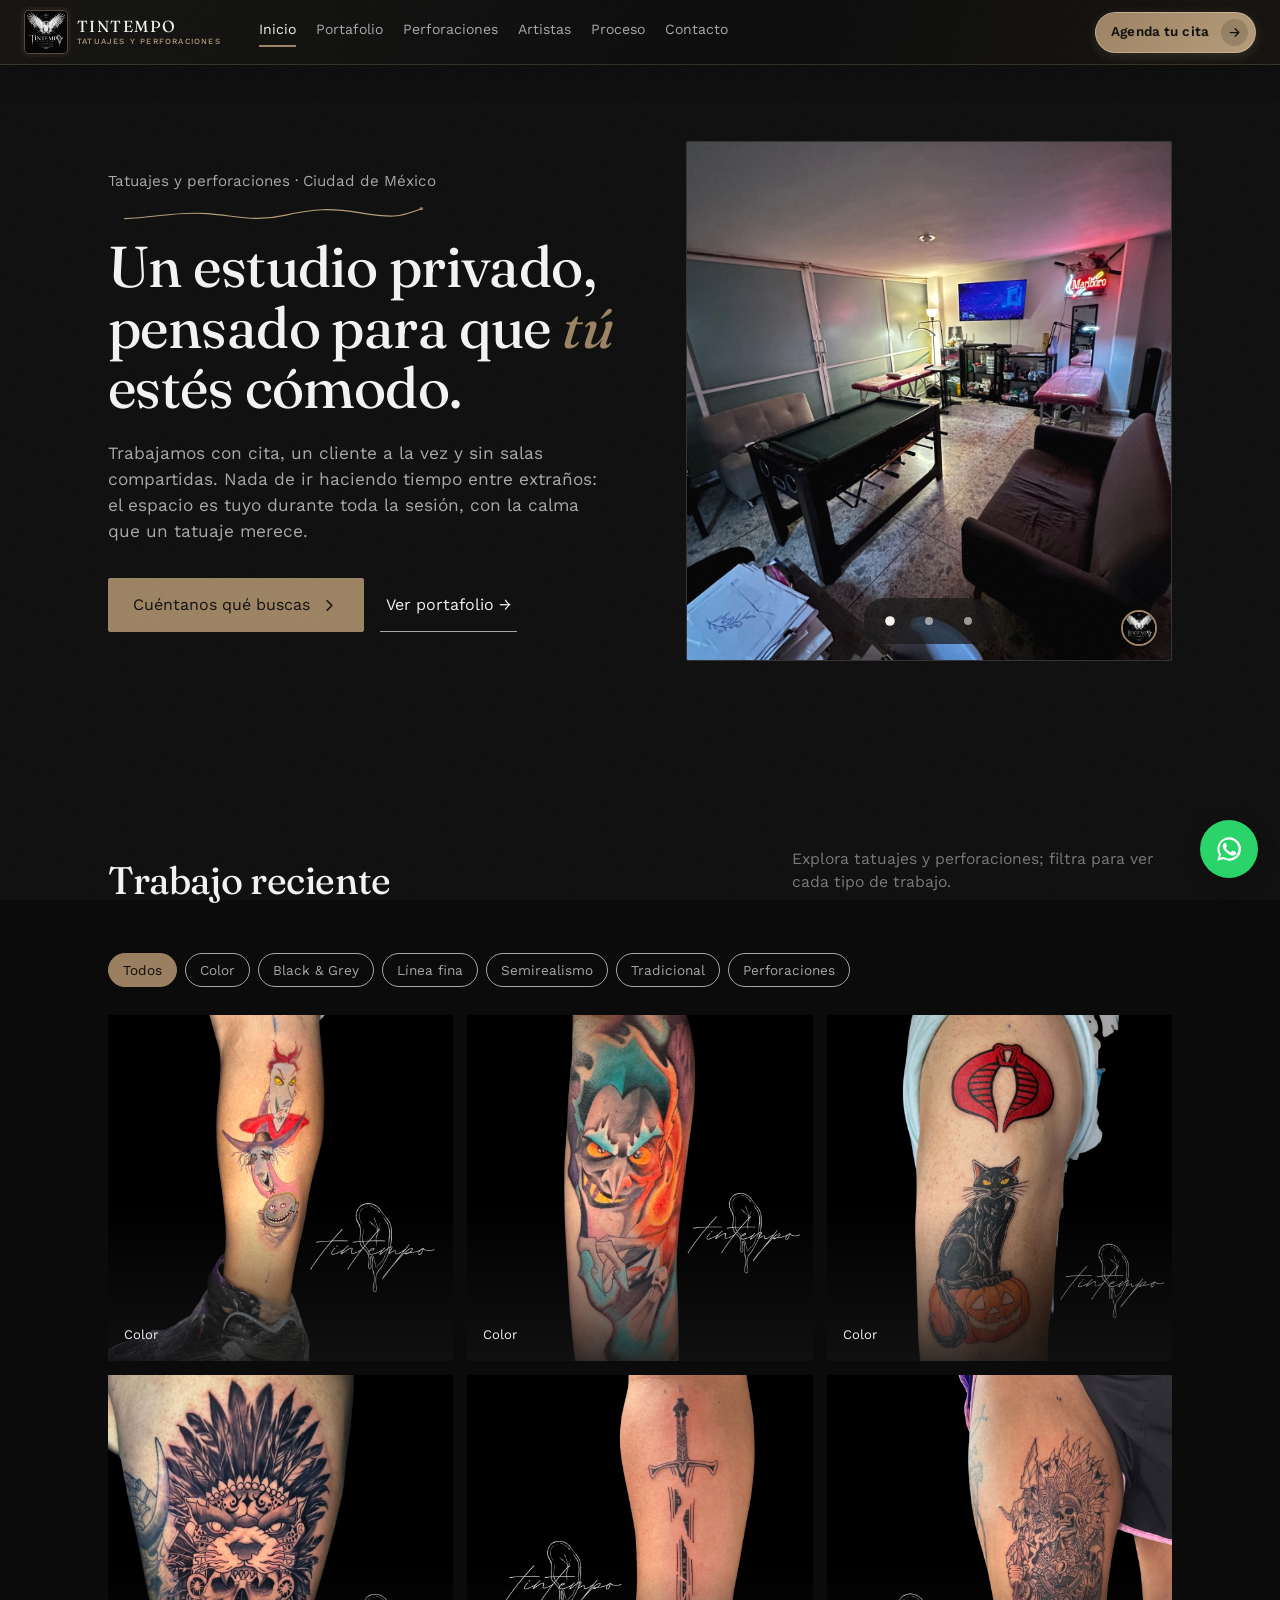
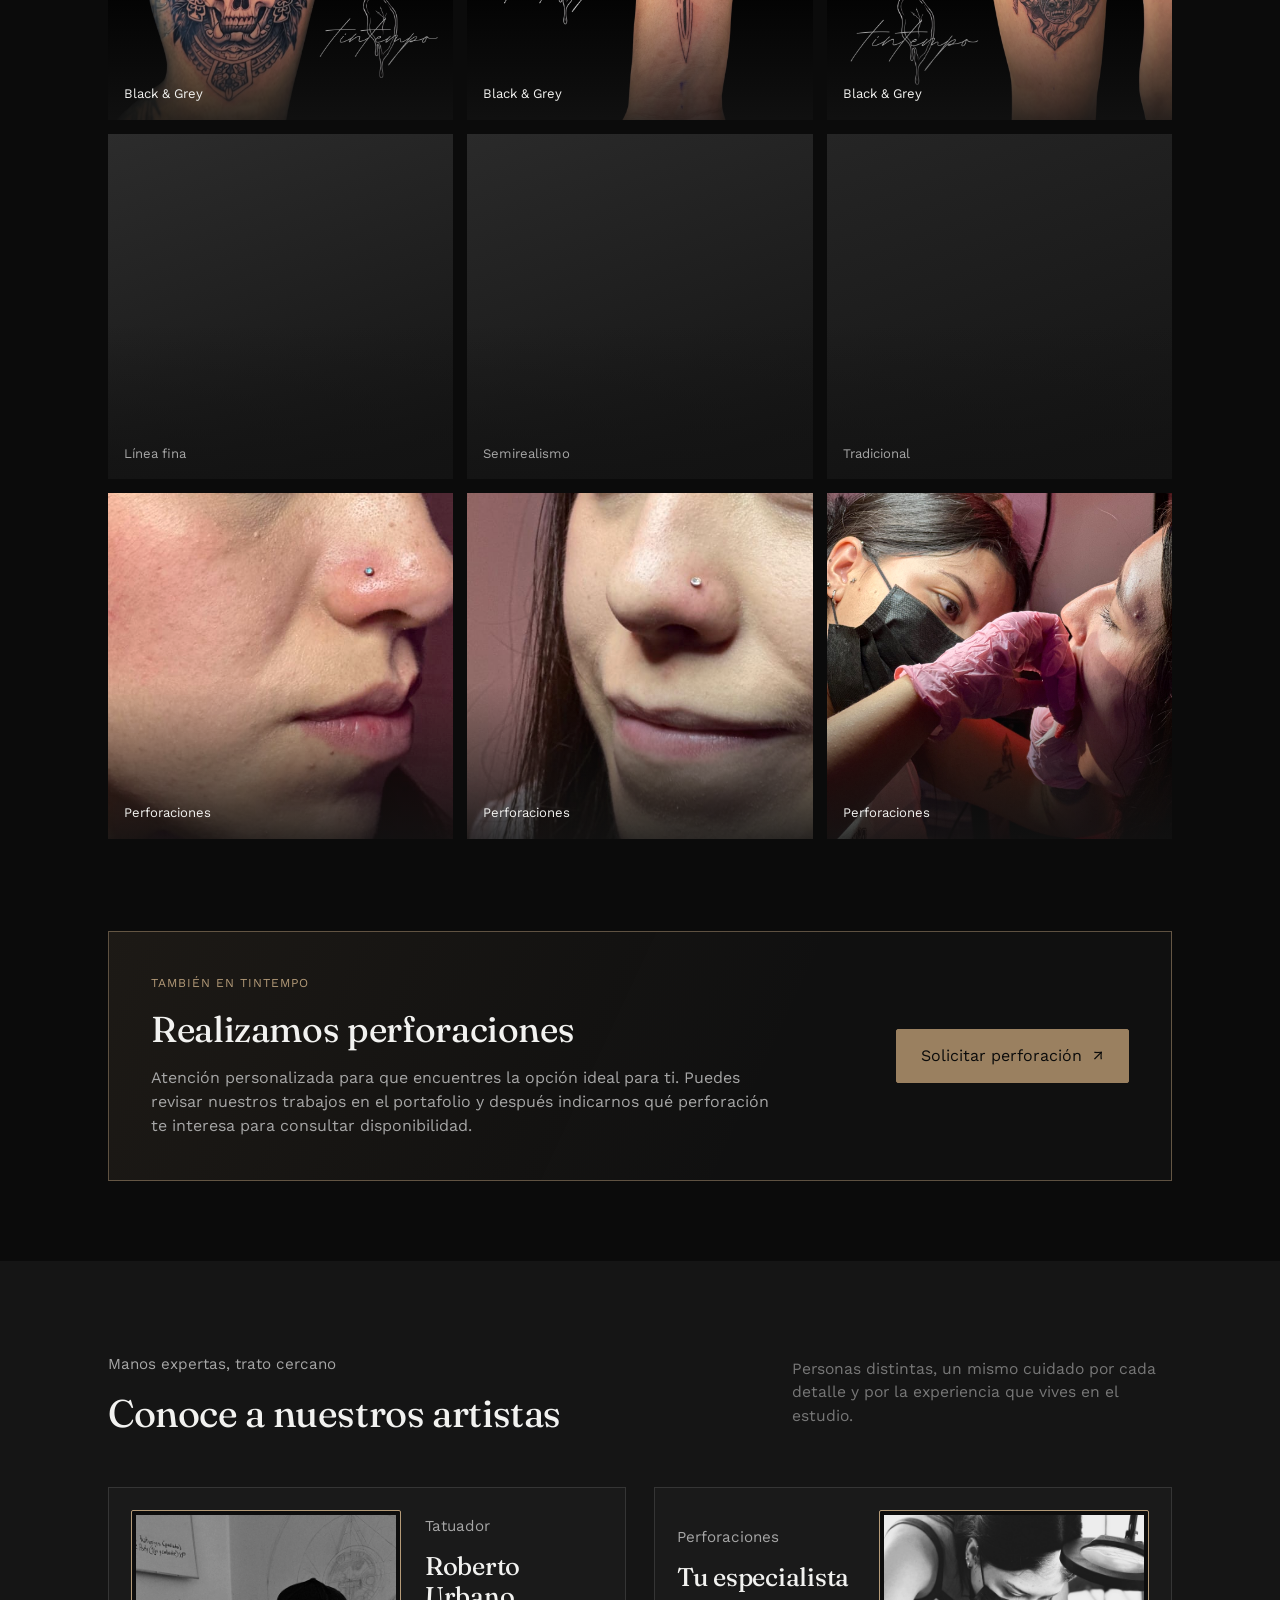
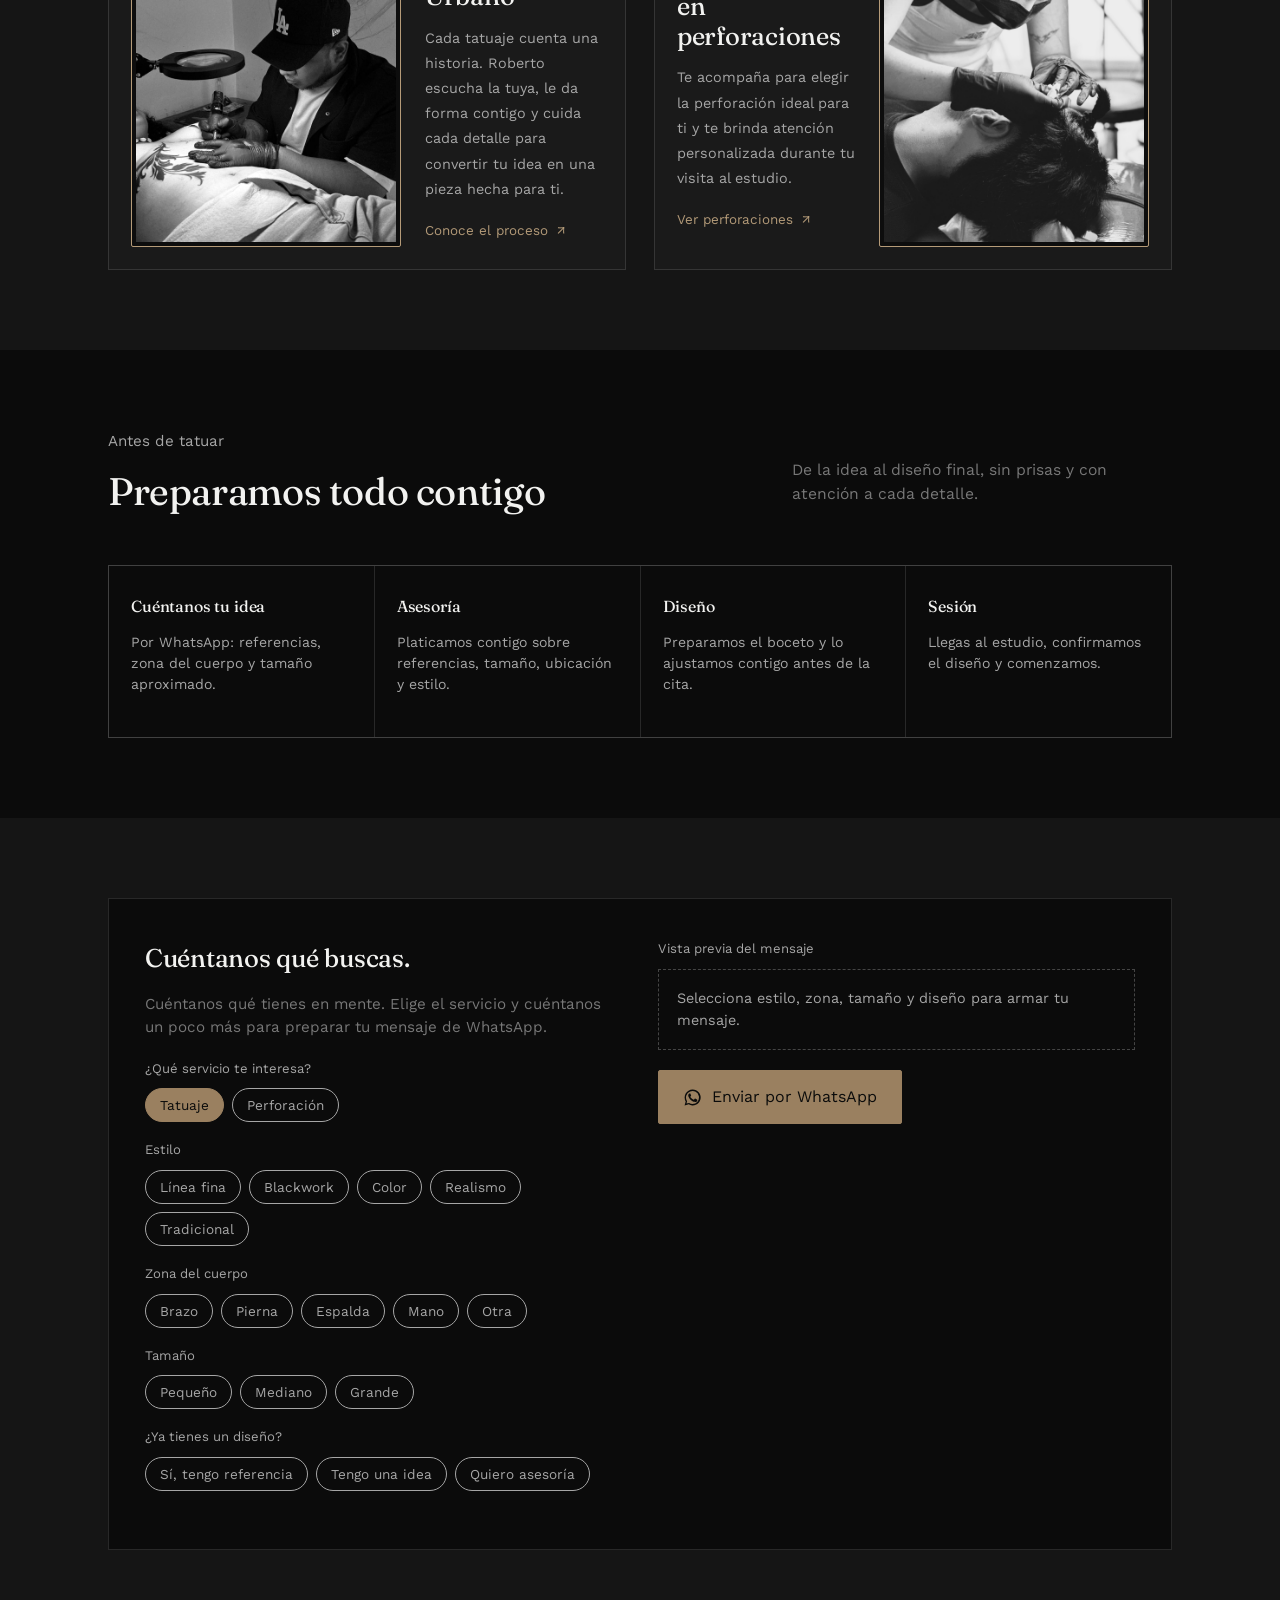
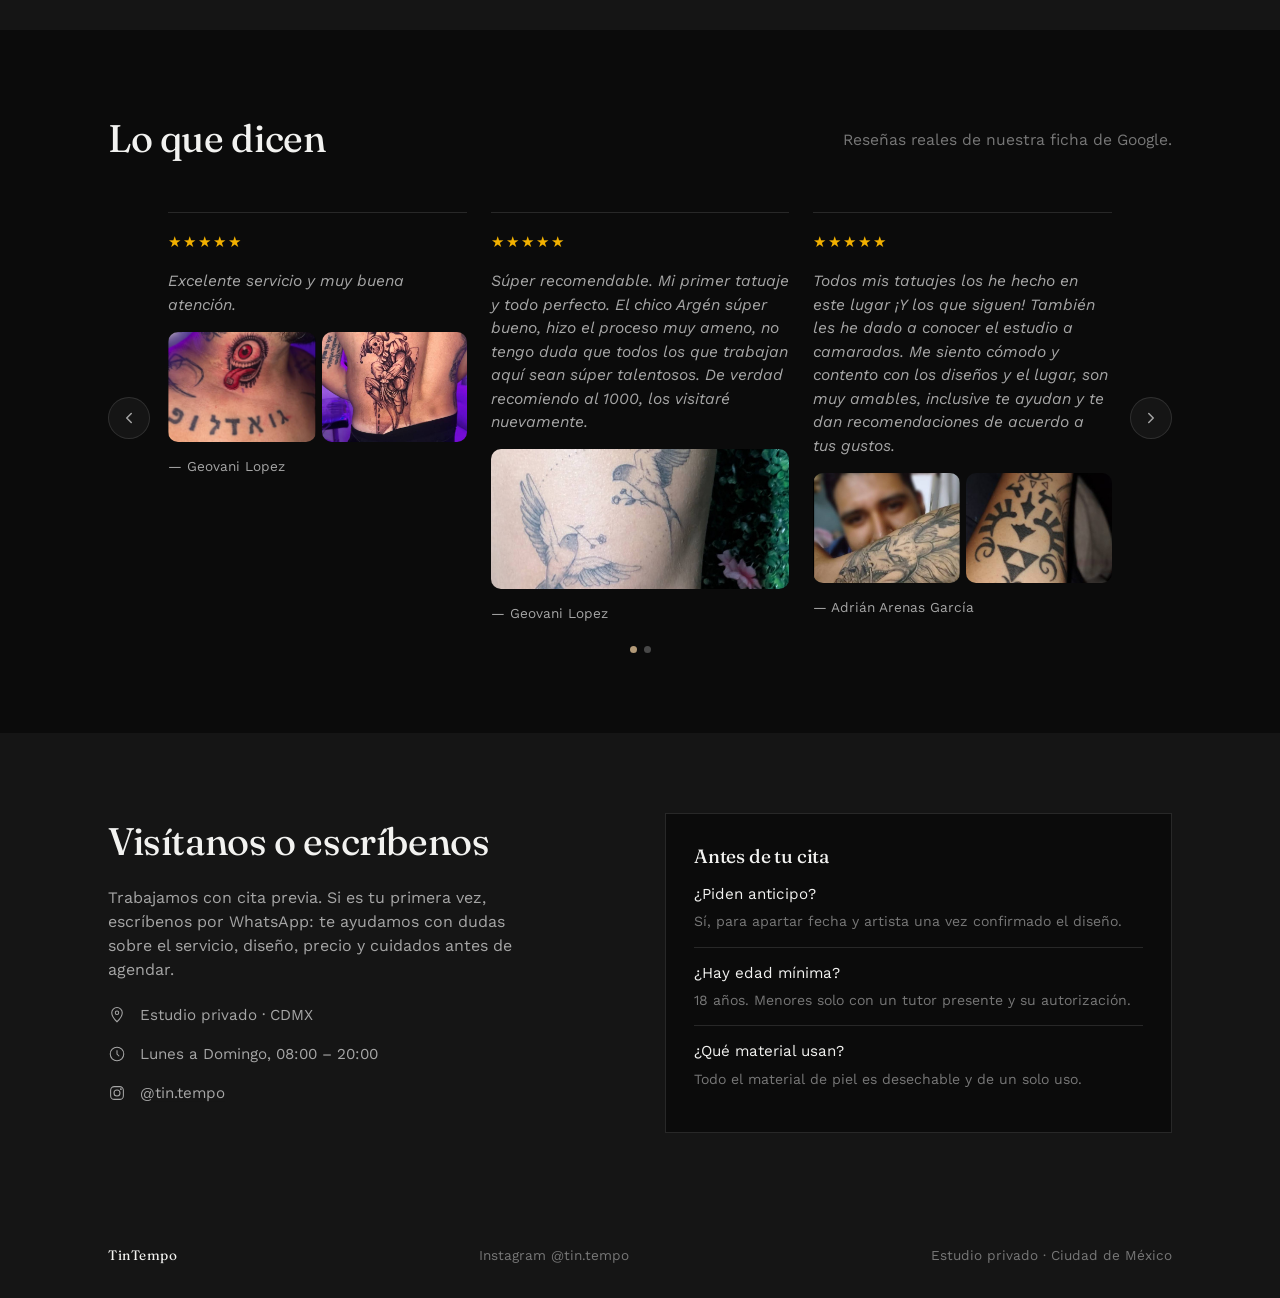
<file: index.html>
<!DOCTYPE html>

<html lang="es">
<head>
  <meta charset="UTF-8">
  <meta name="viewport" content="width=device-width, initial-scale=1.0">
  <meta name="theme-color" content="#0B0B0B">
  <meta name="referrer" content="strict-origin-when-cross-origin">

  <meta name="description" content="TinTempo, estudio privado de tatuajes y perforaciones en Ciudad de México. Atención con cita, un cliente a la vez. Conoce nuestro portafolio y contáctanos por WhatsApp.">
  <link rel="canonical" href="https://chavaneitor07.github.io/URBA/">

  <!-- Iconos -->
  <link rel="icon" href="FOTOS/LOGO.jpeg">
  <link rel="apple-touch-icon" href="FOTOS/LOGO.jpeg">

  <!-- Open Graph: tarjeta al compartir por WhatsApp, Facebook, etc. -->
  <meta property="og:type" content="website">
  <meta property="og:locale" content="es_MX">
  <meta property="og:site_name" content="TinTempo">
  <meta property="og:title" content="TinTempo · Tatuajes y perforaciones en CDMX">
  <meta property="og:description" content="Estudio privado de tatuajes y perforaciones en CDMX. Mira el portafolio y cuéntanos qué buscas por WhatsApp.">
  <meta property="og:url" content="https://chavaneitor07.github.io/URBA/">
  <meta property="og:image" content="https://chavaneitor07.github.io/URBA/FOTOS/LOGO.jpeg">
  <meta property="og:image:alt" content="Logo de TinTempo, estudio de tatuajes y perforaciones">
  <meta name="twitter:card" content="summary">

  <title>TinTempo · Tatuajes y perforaciones en CDMX</title>

  <link rel="preconnect" href="https://fonts.googleapis.com">
  <link rel="preconnect" href="https://fonts.gstatic.com" crossorigin>

  <link
    href="https://fonts.googleapis.com/css2?family=Fraunces:opsz,wght@9..144,300;9..144,450;9..144,600&family=Work+Sans:wght@400;500&display=swap"
    rel="stylesheet"
  >

  <link rel="stylesheet" href="urba.css">
</head>

<body>

<header>
  <div class="nav">

<div class="brand">
  <img src="FOTOS/LOGO.jpeg" alt="Logotipo de TinTempo" class="brand-logo">
  <span class="brand-copy">
    <span class="brand-name">TinTempo</span>
    <span class="brand-caption">Tatuajes y perforaciones</span>
  </span>
</div>

<nav class="nav-links" id="primary-navigation" aria-label="Navegación principal">
  <a href="#inicio">Inicio</a>
  <a href="#portafolio">Portafolio</a>
  <a href="#perforaciones">Perforaciones</a>
  <a href="#tatuador">Artistas</a>
  <a href="#antes-tatuar">Proceso</a>
  <a href="#contacto">Contacto</a>
</nav>

<a class="nav-cta" href="#quick" aria-label="Agenda tu cita para tatuaje o perforación">
  <span class="nav-cta-full">Agenda tu cita</span>
  <span class="nav-cta-short">Agendar</span>
  <span class="nav-cta-icon" aria-hidden="true">
    <svg viewBox="0 0 24 24" fill="none" stroke="currentColor" stroke-width="2" stroke-linecap="round" stroke-linejoin="round">
      <path d="M5 12h14M13 6l6 6-6 6"/>
    </svg>
  </span>
</a>

<button class="nav-toggle" type="button" aria-label="Abrir menú" aria-expanded="false" aria-controls="primary-navigation">☰</button>

  </div>
</header>

<main>

  <!-- HERO -->

  <section class="hero" id="inicio">

<div class="wrap hero-container">

  <div class="hero-copy">

    <span class="eyebrow">
      Tatuajes y perforaciones · Ciudad de México
    </span>

    <svg class="hero-ink-stroke" viewBox="0 0 360 30" aria-hidden="true" focusable="false">
      <path d="M2 20 C42 18, 66 11, 102 14 S158 24, 194 16 S248 7, 285 13 S330 19, 358 8" />
      <circle cx="358" cy="8" r="2" />
    </svg>

    <h1>
      Un estudio privado,<br>
      pensado para que <em>tú</em><br>
      estés cómodo.
    </h1>

    <p>
      Trabajamos con cita, un cliente a la vez y sin salas compartidas.
      Nada de ir haciendo tiempo entre extraños: el espacio es tuyo
      durante toda la sesión, con la calma que un tatuaje merece.
    </p>

    <div class="hero-actions">

      <a
        class="btn-primary"
        href="#quick"
      >
        Cuéntanos qué buscas
        <svg viewBox="0 0 24 24" fill="none" stroke="currentColor" stroke-width="2" stroke-linecap="round" stroke-linejoin="round">
          <path d="M9 6l6 6-6 6"/>
        </svg>
      </a>
      <a class="btn-secondary" href="#portafolio">
        Ver portafolio →
      </a>
  
    </div>

    <a class="rating-badge" id="rating-badge" hidden
       href="https://www.google.com/maps/place/Urbano+Tattoo/@19.4341696,-99.1619633,17z/data=!3m1!4b1!4m6!3m5!1s0x85d203dbf0240c71:0xe240a3ce3d217d49!8m2!3d19.4341646!4d-99.1593884!16s%2Fg%2F11w31hhk4n"
       target="_blank" rel="noopener noreferrer" aria-label="Ver calificación en Google Maps">
      <span class="rating-badge-stars" aria-hidden="true">★</span>
      <span id="rating-badge-text"></span>
    </a>

  </div>

  <div class="hero-gallery">

    <div class="hero-slider" role="region" aria-roledescription="carrusel" aria-label="Fotos del estudio">
      <img src="FOTOS/STUDIO_2.jpeg" alt="Interior del estudio TinTempo" id="hero-img" fetchpriority="high" decoding="async">
      <img src="FOTOS/LOGO.jpeg" alt="TinTempo" class="hero-slider-logo">
      <button class="hero-slider-arrow hero-slider-prev" id="hero-prev" type="button" aria-label="Foto anterior">‹</button>
      <button class="hero-slider-arrow hero-slider-next" id="hero-next" type="button" aria-label="Siguiente foto">›</button>
      <div class="hero-slider-dots" id="hero-dots">
        <button type="button" class="active" data-src="FOTOS/STUDIO_2.jpeg" data-alt="Interior del estudio TinTempo" aria-label="Foto 1" aria-current="true"></button>
        <button type="button" data-src="FOTOS/STUDIO_1.jpeg" data-alt="Cabina de tatuaje en TinTempo" aria-label="Foto 2" aria-current="false"></button>
        <button type="button" data-src="FOTOS/STUDIO_3.jpeg" data-alt="Área de espera del estudio TinTempo" aria-label="Foto 3" aria-current="false"></button>
      </div>
    </div>


  </div>

</div>

  </section>

  <!-- PORTAFOLIO -->

  <section id="portafolio">

<div class="wrap">

  <div class="section-head">

    <h2>Trabajo reciente</h2>

    <p>
      Explora tatuajes y perforaciones; filtra para ver cada tipo de trabajo.
    </p>

  </div>

  <!-- Filtros de categoría. data-filter="todos" muestra una selección de cada categoría. -->
  <div class="portfolio-filters" id="portfolio-filters" role="group" aria-label="Filtrar trabajos del portafolio">
    <button type="button" class="chip active" data-filter="todos" aria-pressed="true">Todos</button>
    <button type="button" class="chip" data-filter="color" aria-pressed="false">Color</button>
    <button type="button" class="chip" data-filter="black-and-grey" aria-pressed="false">Black &amp; Grey</button>
    <button type="button" class="chip" data-filter="linea-fina" aria-pressed="false">Línea fina</button>
    <button type="button" class="chip" data-filter="semirealismo" aria-pressed="false">Semirealismo</button>
    <button type="button" class="chip" data-filter="tradicional" aria-pressed="false">Tradicional</button>
    <button type="button" class="chip" data-filter="perforaciones" aria-pressed="false">Perforaciones</button>
  </div>

  <!--
    Cada tarjeta lleva data-category="..." con uno de estos valores:
    color | black-and-grey | linea-fina | semirealismo | tradicional | perforaciones
    Para agregar una foto nueva, copia un bloque <figure> completo,
    cambia data-category, el src de la imagen y el texto del <figcaption>.
  -->
  <div class="grid-portfolio" id="portfolio-grid">

    <figure class="portfolio-item" data-category="color">
      <img src="COLOR/COLOR_1.jpeg" alt="Tatuaje a color: escenas de Nightmare Before Christmas en pantorrilla" loading="lazy">
      <figcaption>Color</figcaption>
    </figure>

    <figure class="portfolio-item" data-category="color">
      <img src="COLOR/COLOR_2.jpeg" alt="Tatuaje a color: rostro demoníaco con fuego en antebrazo" loading="lazy">
      <figcaption>Color</figcaption>
    </figure>

    <figure class="portfolio-item" data-category="color">
      <img src="COLOR/COLOR_3.jpeg" alt="Tatuaje a color: cobra y gato negro sobre calabaza en brazo" loading="lazy">
      <figcaption>Color</figcaption>
    </figure>

    <figure class="portfolio-item" data-category="color">
      <img src="COLOR/COLOR_4.jpeg" alt="Tatuaje a color: niño rey con corona y bastón en brazo" loading="lazy">
      <figcaption>Color</figcaption>
    </figure>


    <figure class="portfolio-item" data-category="color">
      <img src="COLOR/COLOR_5.jpeg" alt="Tatuaje a color, trabajo de Roberto Urbano" loading="lazy">
      <figcaption>Color</figcaption>
    </figure>
    <figure class="portfolio-item" data-category="color">
      <img src="COLOR/COLOR_6.jpeg" alt="Tatuaje a color, trabajo de Roberto Urbano" loading="lazy">
      <figcaption>Color</figcaption>
    </figure>
    <figure class="portfolio-item" data-category="color">
      <img src="COLOR/COLOR_7.jpeg" alt="Tatuaje a color, trabajo de Roberto Urbano" loading="lazy">
      <figcaption>Color</figcaption>
    </figure>
    <figure class="portfolio-item" data-category="color">
      <img src="COLOR/COLOR_8.jpeg" alt="Tatuaje a color, trabajo de Roberto Urbano" loading="lazy">
      <figcaption>Color</figcaption>
    </figure>
    <figure class="portfolio-item" data-category="color">
      <img src="COLOR/COLOR_9.jpeg" alt="Tatuaje a color, trabajo de Roberto Urbano" loading="lazy">
      <figcaption>Color</figcaption>
    </figure>
    <figure class="portfolio-item" data-category="color">
      <img src="COLOR/COLOR_10.jpeg" alt="Tatuaje a color, trabajo de Roberto Urbano" loading="lazy">
      <figcaption>Color</figcaption>
    </figure>
    <figure class="portfolio-item" data-category="color">
      <img src="COLOR/COLOR_11.jpeg" alt="Tatuaje a color, trabajo de Roberto Urbano" loading="lazy">
      <figcaption>Color</figcaption>
    </figure>
    <figure class="portfolio-item" data-category="color">
      <img src="COLOR/COLOR_12.jpeg" alt="Tatuaje a color, trabajo de Roberto Urbano" loading="lazy">
      <figcaption>Color</figcaption>
    </figure>
    <figure class="portfolio-item" data-category="color">
      <img src="COLOR/COLOR_13.jpeg" alt="Tatuaje a color, trabajo de Roberto Urbano" loading="lazy">
      <figcaption>Color</figcaption>
    </figure>
    <figure class="portfolio-item" data-category="color">
      <img src="COLOR/COLOR_14.jpeg" alt="Tatuaje a color, trabajo de Roberto Urbano" loading="lazy">
      <figcaption>Color</figcaption>
    </figure>
    <figure class="portfolio-item" data-category="color">
      <img src="COLOR/COLOR_15.jpeg" alt="Tatuaje a color, trabajo de Roberto Urbano" loading="lazy">
      <figcaption>Color</figcaption>
    </figure>
    <figure class="portfolio-item" data-category="color">
      <img src="COLOR/COLOR_16.jpeg" alt="Tatuaje a color, trabajo de Roberto Urbano" loading="lazy">
      <figcaption>Color</figcaption>
    </figure>
    <figure class="portfolio-item" data-category="color">
      <img src="COLOR/COLOR_17.jpeg" alt="Tatuaje a color, trabajo de Roberto Urbano" loading="lazy">
      <figcaption>Color</figcaption>
    </figure>
    <figure class="portfolio-item" data-category="color">
      <img src="COLOR/COLOR_18.jpeg" alt="Tatuaje a color, trabajo de Roberto Urbano" loading="lazy">
      <figcaption>Color</figcaption>
    </figure>
    <figure class="portfolio-item" data-category="color">
      <img src="COLOR/COLOR_19.jpeg" alt="Tatuaje a color, trabajo de Roberto Urbano" loading="lazy">
      <figcaption>Color</figcaption>
    </figure>

    <figure class="portfolio-item" data-category="black-and-grey">
      <img src="BLACK%20AND%20GREY/BLACK_1.jpeg" alt="Tatuaje black and grey, trabajo de Roberto Urbano" loading="lazy">
      <figcaption>Black &amp; Grey</figcaption>
    </figure>
    <figure class="portfolio-item" data-category="black-and-grey">
      <img src="BLACK%20AND%20GREY/BLACK_2.jpeg" alt="Tatuaje black and grey, trabajo de Roberto Urbano" loading="lazy">
      <figcaption>Black &amp; Grey</figcaption>
    </figure>
    <figure class="portfolio-item" data-category="black-and-grey">
      <img src="BLACK%20AND%20GREY/BLACK_3.jpeg" alt="Tatuaje black and grey, trabajo de Roberto Urbano" loading="lazy">
      <figcaption>Black &amp; Grey</figcaption>
    </figure>
    <figure class="portfolio-item" data-category="black-and-grey">
      <img src="BLACK%20AND%20GREY/BLACK_4.jpeg" alt="Tatuaje black and grey, trabajo de Roberto Urbano" loading="lazy">
      <figcaption>Black &amp; Grey</figcaption>
    </figure>
    <figure class="portfolio-item" data-category="black-and-grey">
      <img src="BLACK%20AND%20GREY/BLACK_5.jpeg" alt="Tatuaje black and grey, trabajo de Roberto Urbano" loading="lazy">
      <figcaption>Black &amp; Grey</figcaption>
    </figure>
    <figure class="portfolio-item" data-category="black-and-grey">
      <img src="BLACK%20AND%20GREY/BLACK_6.jpeg" alt="Tatuaje black and grey, trabajo de Roberto Urbano" loading="lazy">
      <figcaption>Black &amp; Grey</figcaption>
    </figure>
    <figure class="portfolio-item" data-category="black-and-grey">
      <img src="BLACK%20AND%20GREY/BLACK_7.jpeg" alt="Tatuaje black and grey, trabajo de Roberto Urbano" loading="lazy">
      <figcaption>Black &amp; Grey</figcaption>
    </figure>
    <figure class="portfolio-item" data-category="black-and-grey">
      <img src="BLACK%20AND%20GREY/BLACK_8.jpeg" alt="Tatuaje black and grey, trabajo de Roberto Urbano" loading="lazy">
      <figcaption>Black &amp; Grey</figcaption>
    </figure>
    <figure class="portfolio-item" data-category="black-and-grey">
      <img src="BLACK%20AND%20GREY/BLACK_9.jpeg" alt="Tatuaje black and grey, trabajo de Roberto Urbano" loading="lazy">
      <figcaption>Black &amp; Grey</figcaption>
    </figure>
    <figure class="portfolio-item" data-category="black-and-grey">
      <img src="BLACK%20AND%20GREY/BLACK_10.jpeg" alt="Tatuaje black and grey, trabajo de Roberto Urbano" loading="lazy">
      <figcaption>Black &amp; Grey</figcaption>
    </figure>
    <figure class="portfolio-item" data-category="black-and-grey">
      <img src="BLACK%20AND%20GREY/BLACK_11.jpeg" alt="Tatuaje black and grey, trabajo de Roberto Urbano" loading="lazy">
      <figcaption>Black &amp; Grey</figcaption>
    </figure>
    <figure class="portfolio-item" data-category="black-and-grey">
      <img src="BLACK%20AND%20GREY/BLACK_12.jpeg" alt="Tatuaje black and grey, trabajo de Roberto Urbano" loading="lazy">
      <figcaption>Black &amp; Grey</figcaption>
    </figure>
    <figure class="portfolio-item" data-category="black-and-grey">
      <img src="BLACK%20AND%20GREY/BLACK_13.jpeg" alt="Tatuaje black and grey, trabajo de Roberto Urbano" loading="lazy">
      <figcaption>Black &amp; Grey</figcaption>
    </figure>
    <figure class="portfolio-item" data-category="black-and-grey">
      <img src="BLACK%20AND%20GREY/BLACK_14.jpeg" alt="Tatuaje black and grey, trabajo de Roberto Urbano" loading="lazy">
      <figcaption>Black &amp; Grey</figcaption>
    </figure>
    <figure class="portfolio-item" data-category="black-and-grey">
      <img src="BLACK%20AND%20GREY/BLACK_15.jpeg" alt="Tatuaje black and grey, trabajo de Roberto Urbano" loading="lazy">
      <figcaption>Black &amp; Grey</figcaption>
    </figure>
    <figure class="portfolio-item" data-category="black-and-grey">
      <img src="BLACK%20AND%20GREY/BLACK_16.jpeg" alt="Tatuaje black and grey, trabajo de Roberto Urbano" loading="lazy">
      <figcaption>Black &amp; Grey</figcaption>
    </figure>
    <figure class="portfolio-item" data-category="black-and-grey">
      <img src="BLACK%20AND%20GREY/BLACK_17.jpeg" alt="Tatuaje black and grey, trabajo de Roberto Urbano" loading="lazy">
      <figcaption>Black &amp; Grey</figcaption>
    </figure>
    <figure class="portfolio-item" data-category="black-and-grey">
      <img src="BLACK%20AND%20GREY/BLACK_18.jpeg" alt="Tatuaje black and grey, trabajo de Roberto Urbano" loading="lazy">
      <figcaption>Black &amp; Grey</figcaption>
    </figure>
    <figure class="portfolio-item" data-category="black-and-grey">
      <img src="BLACK%20AND%20GREY/BLACK_19.jpeg" alt="Tatuaje black and grey, trabajo de Roberto Urbano" loading="lazy">
      <figcaption>Black &amp; Grey</figcaption>
    </figure>
    <figure class="portfolio-item" data-category="black-and-grey">
      <img src="BLACK%20AND%20GREY/BLACK_20.jpeg" alt="Tatuaje black and grey, trabajo de Roberto Urbano" loading="lazy">
      <figcaption>Black &amp; Grey</figcaption>
    </figure>
    <figure class="portfolio-item" data-category="black-and-grey">
      <img src="BLACK%20AND%20GREY/BLACK_21.jpeg" alt="Tatuaje black and grey, trabajo de Roberto Urbano" loading="lazy">
      <figcaption>Black &amp; Grey</figcaption>
    </figure>
    <figure class="portfolio-item" data-category="black-and-grey">
      <img src="BLACK%20AND%20GREY/BLACK_22.jpeg" alt="Tatuaje black and grey, trabajo de Roberto Urbano" loading="lazy">
      <figcaption>Black &amp; Grey</figcaption>
    </figure>
    <figure class="portfolio-item" data-category="black-and-grey">
      <img src="BLACK%20AND%20GREY/BLACK_23.jpeg" alt="Tatuaje black and grey, trabajo de Roberto Urbano" loading="lazy">
      <figcaption>Black &amp; Grey</figcaption>
    </figure>

    <div class="portfolio-item p1" data-category="linea-fina">
      <span>Línea fina</span>
    </div>

    <div class="portfolio-item p4" data-category="semirealismo">
      <span>Semirealismo</span>
    </div>

    <div class="portfolio-item p5" data-category="tradicional">
      <span>Tradicional</span>
    </div>

    <figure class="portfolio-item" data-category="perforaciones">
      <img src="PERFORACIONES/PERFO_1.jpeg" alt="Perforación realizada en TinTempo, ejemplo 1" loading="lazy" decoding="async">
      <figcaption>Perforaciones</figcaption>
    </figure>
    <figure class="portfolio-item" data-category="perforaciones">
      <img src="PERFORACIONES/PERFO_2.jpeg" alt="Perforación realizada en TinTempo, ejemplo 2" loading="lazy" decoding="async">
      <figcaption>Perforaciones</figcaption>
    </figure>
    <figure class="portfolio-item" data-category="perforaciones">
      <img src="PERFORACIONES/PERFO_3.jpeg" alt="Perforación realizada en TinTempo, ejemplo 3" loading="lazy" decoding="async">
      <figcaption>Perforaciones</figcaption>
    </figure>

  </div>

</div>

  </section>

  <!-- SERVICIO DE PERFORACIONES -->
  <section id="perforaciones" class="piercing-promo">
    <div class="wrap">
      <div class="piercing-promo-card">
        <div>
          <span class="eyebrow">También en TinTempo</span>
          <h2>Realizamos perforaciones</h2>
          <p>Atención personalizada para que encuentres la opción ideal para ti. Puedes revisar nuestros trabajos en el portafolio y después indicarnos qué perforación te interesa para consultar disponibilidad.</p>
        </div>
        <a class="btn-primary" href="#quick">Solicitar perforación <span aria-hidden="true">↗</span></a>
      </div>
    </div>
  </section>

  <!-- ARTISTAS -->
  <section id="tatuador">
    <div class="wrap">
      <div class="section-head">
        <div><span class="eyebrow">Manos expertas, trato cercano</span><h2>Conoce a nuestros artistas</h2></div>
        <p>Personas distintas, un mismo cuidado por cada detalle y por la experiencia que vives en el estudio.</p>
      </div>
      <div class="artist-grid">
        <article class="advisory tattoo-artist">
          <div class="advisory-photo">
            <img src="FOTOS/TATUADOR.jpeg" alt="Roberto Urbano, tatuador de TinTempo" loading="lazy" decoding="async">
          </div>
          <div class="advisory-copy">
            <span class="eyebrow">Tatuador</span>
            <h3>Roberto Urbano</h3>
            <p>Cada tatuaje cuenta una historia. Roberto escucha la tuya, le da forma contigo y cuida cada detalle para convertir tu idea en una pieza hecha para ti.</p>
            <a class="artist-link" href="#quick">Conoce el proceso <span aria-hidden="true">↗</span></a>
          </div>
        </article>
        <article class="advisory tattoo-artist artist-card-reverse">
          <div class="advisory-photo">
            <img src="FOTOS/TATUADOR2.jpeg" alt="Artista de perforaciones de TinTempo" loading="lazy" decoding="async">
          </div>
          <div class="advisory-copy">
            <span class="eyebrow">Perforaciones</span>
            <h3>Tu especialista en perforaciones</h3>
            <p>Te acompaña para elegir la perforación ideal para ti y te brinda atención personalizada durante tu visita al estudio.</p>
            <a class="artist-link" href="#perforaciones">Ver perforaciones <span aria-hidden="true">↗</span></a>
          </div>
        </article>
      </div>
    </div>
  </section>

  <!-- ANTES DE TATUAR -->
  <section id="antes-tatuar">
    <div class="wrap">
      <div class="section-head">
        <div>
          <span class="eyebrow">Antes de tatuar</span>
          <h2>Preparamos todo contigo</h2>
        </div>
        <p>De la idea al diseño final, sin prisas y con atención a cada detalle.</p>
      </div>

      <div class="process">
        <div>
          <h3>Cuéntanos tu idea</h3>
          <p>Por WhatsApp: referencias, zona del cuerpo y tamaño aproximado.</p>
        </div>

        <div>
          <h3>Asesoría</h3>
          <p>Platicamos contigo sobre referencias, tamaño, ubicación y estilo.</p>
        </div>

        <div>
          <h3>Diseño</h3>
          <p>Preparamos el boceto y lo ajustamos contigo antes de la cita.</p>
        </div>

        <div>
          <h3>Sesión</h3>
          <p>Llegas al estudio, confirmamos el diseño y comenzamos.</p>
        </div>
      </div>
    </div>
  </section>

  <!-- CONSULTA -->

  <section id="quick">

<div class="wrap">

  <div class="quick">

    <div>

      <h2>Cuéntanos qué buscas.</h2>

      <p>
        Cuéntanos qué tienes en mente.
        Elige el servicio y cuéntanos un poco más para preparar tu mensaje de WhatsApp.
      </p>

      <div class="chip-group">
        <span class="chip-label">¿Qué servicio te interesa?</span>
        <div class="chips" data-group="servicio" role="group" aria-label="Tipo de servicio">
        <button class="chip active" type="button" aria-pressed="true">Tatuaje</button>
        <button class="chip" type="button" aria-pressed="false">Perforación</button>
        </div>
      </div>

      <div id="tattoo-options">
      <div class="chip-group">

        <span class="chip-label">Estilo</span>

        <div class="chips" data-group="estilo">

          <button type="button" class="chip" aria-pressed="false">Línea fina</button>
          <button type="button" class="chip" aria-pressed="false">Blackwork</button>
          <button type="button" class="chip" aria-pressed="false">Color</button>
          <button type="button" class="chip" aria-pressed="false">Realismo</button>
          <button type="button" class="chip" aria-pressed="false">Tradicional</button>

        </div>

      </div>


      <div class="chip-group">

        <span class="chip-label">Zona del cuerpo</span>

        <div class="chips" data-group="zona">

          <button type="button" class="chip" aria-pressed="false">Brazo</button>
          <button type="button" class="chip" aria-pressed="false">Pierna</button>
          <button type="button" class="chip" aria-pressed="false">Espalda</button>
          <button type="button" class="chip" aria-pressed="false">Mano</button>
          <button type="button" class="chip" aria-pressed="false">Otra</button>

        </div>

      </div>


      <div class="chip-group">

        <span class="chip-label">Tamaño</span>

        <div class="chips" data-group="tamano">

          <button type="button" class="chip" aria-pressed="false">Pequeño</button>
          <button type="button" class="chip" aria-pressed="false">Mediano</button>
          <button type="button" class="chip" aria-pressed="false">Grande</button>

        </div>

      </div>

       <div class="chip-group">

        <span class="chip-label">¿Ya tienes un diseño?</span>

        <div class="chips" data-group="diseno">

          <button type="button" class="chip" aria-pressed="false">Sí, tengo referencia</button>
          <button type="button" class="chip" aria-pressed="false">Tengo una idea</button>
          <button type="button" class="chip" aria-pressed="false">Quiero asesoría</button>

        </div>

      </div>

      </div>

      <div id="piercing-options" hidden>
        <div class="chip-group">
          <span class="chip-label">¿En qué zona del cuerpo?</span>
          <div class="chips" data-group="zonaPerforacion" role="group" aria-label="Zona de la perforación">
            <button class="chip" type="button" aria-pressed="false">Nariz</button>
            <button class="chip" type="button" aria-pressed="false">Oreja</button>
            <button class="chip" type="button" aria-pressed="false">Ombligo</button>
            <button class="chip" type="button" aria-pressed="false">Labio</button>
            <button class="chip" type="button" aria-pressed="false">Lengua</button>
            <button class="chip" type="button" aria-pressed="false">Otra</button>
          </div>
        </div>
      </div>

    </div>


    <div>

      <span class="chip-label">
        Vista previa del mensaje
      </span>

      <div class="quick-preview" id="preview" aria-live="polite" aria-atomic="true">
        Selecciona estilo, zona, tamaño y diseño para armar tu mensaje.
      </div>

      <a
        class="btn-primary"
        id="quick-send"
        href="https://wa.me/525525199535"
        target="_blank"
        rel="noopener noreferrer"
      >

        <svg viewBox="0 0 24 24" fill="currentColor">
          <path d="M17.5 14.4c-.3-.1-1.7-.9-2-1-.3-.1-.5-.1-.7.1s-.8 1-.9 1.1c-.2.2-.3.2-.6.1-.3-.1-1.2-.4-2.3-1.4-.9-.8-1.4-1.7-1.6-2-.2-.3 0-.5.1-.6.1-.1.3-.3.4-.5.1-.1.2-.3.3-.5.1-.2 0-.4 0-.5C10.1 9 9.6 7.8 9.4 7.3c-.2-.5-.4-.4-.6-.4h-.5c-.2 0-.5.1-.7.3-.3.3-1 1-1 2.4s1 2.8 1.2 3c.1.2 2 3 4.8 4.3.7.3 1.2.5 1.6.6.7.2 1.3.2 1.8.1.5-.1 1.7-.7 1.9-1.3.2-.6.2-1.2.2-1.3-.1-.2-.3-.2-.6-.4z"/>
          <path d="M12 2a10 10 0 00-8.6 15L2 22l5.2-1.4A10 10 0 1012 2zm0 18.2a8.2 8.2 0 01-4.2-1.2l-.3-.2-3.1.8.8-3-.2-.3A8.2 8.2 0 1112 20.2z"/>
        </svg>

        Enviar por WhatsApp

      </a>

    </div>

  </div>

</div>

  </section>

  <!-- RESEÑAS DE GOOGLE -->

  <section id="resenas">

<div class="wrap">

  <div class="section-head">

    <h2>Lo que dicen</h2>

    <p id="reviews-summary">Reseñas reales de nuestra ficha de Google.</p>

  </div>

  <!--
    CÓMO AGREGAR UNA RESEÑA MANUALMENTE:
    1. Copia un bloque <blockquote>...</blockquote> completo.
    2. Cambia el texto dentro de <p> por el comentario del cliente
       (cópialo tal cual de Google Maps).
    3. Cambia el número de estrellas: repite ★ tantas veces como
       estrellas dio (de 1 a 5) y completa el resto con ☆.
    4. Cambia el nombre en <cite>. Puedes dejarlo solo con inicial
       del apellido, igual que lo muestra Google ("Valeria R.").
    5. La foto es OPCIONAL en dos versiones:
       a) Foto de perfil del cliente junto al nombre → usa
          <img class="testi-avatar" src="RESEÑAS/nombre.jpg" alt="">
          antes del <cite>. Descárgala haciendo clic derecho sobre
          la foto de perfil en Google Maps > Guardar imagen como.
       b) Foto que el cliente adjuntó a su reseña (ej. del tatuaje) →
          agrega <img class="testi-photo" src="RESEÑAS/foto.jpg" alt="">
          después del <p>. Guárdala igual desde Google Maps.
       Si no quieres usar fotos, simplemente omite esas líneas de <img>.
  -->
  <div class="testi-slider" role="region" aria-roledescription="carrusel" aria-label="Reseñas de clientes">

    <button type="button" class="testi-arrow testi-prev" aria-label="Reseña anterior" aria-controls="reviews-container">
      <svg viewBox="0 0 24 24" fill="none" stroke="currentColor" stroke-width="2" stroke-linecap="round" stroke-linejoin="round">
        <path d="M15 18l-6-6 6-6"/>
      </svg>
    </button>

    <div class="testi-track">
      <div class="testi" id="reviews-container">

    <blockquote>
      <span class="testi-stars">★★★★★</span>
      <p>Excelente servicio y muy buena atención.</p>
      <div class="testi-photos">
        <img class="testi-photo" src="RESEÑAS/RESEÑA 1.jpg" alt="Tatuaje de un ojo en el cuello, reseña de Geovani Lopez" loading="lazy" decoding="async">
        <img class="testi-photo" src="RESEÑAS/RESEÑA 1.1.jpg" alt="Tatuaje de un joker en la espalda, reseña de Geovani Lopez" loading="lazy" decoding="async">
      </div>
      <cite>— Geovani Lopez</cite>
    </blockquote>

    <blockquote>
      <span class="testi-stars">★★★★★</span>
      <p>Súper recomendable. Mi primer tatuaje y todo perfecto. El chico Argén súper bueno, hizo el proceso muy ameno, no tengo duda que todos los que trabajan aquí sean súper talentosos. De verdad recomiendo al 1000, los visitaré nuevamente.</p>
      <img class="testi-photo" src="RESEÑAS/RESEÑA 2.jpg" alt="Tatuaje de dos aves en el brazo, reseña de Geovani Lopez" loading="lazy" decoding="async">
      <cite>— Geovani Lopez</cite>
    </blockquote>

    <blockquote>
      <span class="testi-stars">★★★★★</span>
      <p>Todos mis tatuajes los he hecho en este lugar ¡Y los que siguen! También les he dado a conocer el estudio a camaradas. Me siento cómodo y contento con los diseños y el lugar, son muy amables, inclusive te ayudan y te dan recomendaciones de acuerdo a tus gustos.</p>
      <div class="testi-photos">
        <img class="testi-photo" src="RESEÑAS/RESEÑA 3.jpg" alt="Tatuaje de un dragón en el antebrazo, reseña de Adrián Arenas García" loading="lazy" decoding="async">
        <img class="testi-photo" src="RESEÑAS/RESEÑA 3.1.jpg" alt="Tatuaje tribal en el antebrazo, reseña de Adrián Arenas García" loading="lazy" decoding="async">
      </div>
      <cite>— Adrián Arenas García</cite>
    </blockquote>

    <blockquote>
      <span class="testi-stars">★★★★★</span>
      <p>En serio, yo creo que es el lugar de confianza para venir a tatuarte: todo limpio, estudio privado, con música o si quieres ver la tele. Todo increíble, ni hablar de los tatuajes que te realizan, todo estupendo.</p>
      <cite>— Ángeles Saldívar Sebastián</cite>
    </blockquote>

      </div>
    </div>

    <button type="button" class="testi-arrow testi-next" aria-label="Siguiente reseña" aria-controls="reviews-container">
      <svg viewBox="0 0 24 24" fill="none" stroke="currentColor" stroke-width="2" stroke-linecap="round" stroke-linejoin="round">
        <path d="M9 6l6 6-6 6"/>
      </svg>
    </button>

  </div>

  <div class="testi-dots" id="testi-dots"></div>

</div>

  </section>

  <!-- CONTACTO -->

  <section id="contacto">

<div class="wrap">

  <div class="contact">

    <div>

      <h2>Visítanos o escríbenos</h2>

      <p>
        Trabajamos con cita previa. Si es tu primera vez,
        escríbenos por WhatsApp: te ayudamos con dudas sobre el servicio,
        diseño, precio y cuidados antes de agendar.
      </p>


      <div class="info-line">

        <svg viewBox="0 0 24 24" fill="none" stroke="currentColor" stroke-width="1.4">
          <path d="M12 21s7-6.5 7-12a7 7 0 10-14 0c0 5.5 7 12 7 12z"/>
          <circle cx="12" cy="9" r="2.3"/>
        </svg>

        Estudio privado · CDMX

      </div>


      <div class="info-line">

        <svg viewBox="0 0 24 24" fill="none" stroke="currentColor" stroke-width="1.4">
          <circle cx="12" cy="12" r="9"/>
          <path d="M12 7v5l3 3"/>
        </svg>

        Lunes a Domingo, 08:00 – 20:00

      </div>


      <div class="info-line">

        <svg viewBox="0 0 24 24" fill="none" stroke="currentColor" stroke-width="1.4">
          <rect x="3.5" y="3.5" width="17" height="17" rx="5"/>
          <circle cx="12" cy="12" r="4"/>
          <circle cx="17.2" cy="6.8" r="0.6" fill="currentColor"/>
        </svg>

        <a href="https://www.instagram.com/tin.tempo/" target="_blank" rel="noopener noreferrer">@tin.tempo</a>

      </div>

    </div>


    <div>

      <div class="contact-box">

        <h3>
          Antes de tu cita
        </h3>

        <dl class="faq">

          <div>
            <dt>¿Piden anticipo?</dt>
            <dd>Sí, para apartar fecha y artista una vez confirmado el diseño.</dd>
          </div>

          <div>
            <dt>¿Hay edad mínima?</dt>
            <dd>18 años. Menores solo con un tutor presente y su autorización.</dd>
          </div>

          <div>
            <dt>¿Qué material usan?</dt>
            <dd>Todo el material de piel es desechable y de un solo uso.</dd>
          </div>

        </dl>

      </div>

    </div>

  </div>

</div>

  </section>

</main>

<footer>

  <div class="wrap footer-row">

<span>
  TinTempo 
</span>

<span>
  <a href="https://www.instagram.com/tin.tempo/" target="_blank" rel="noopener noreferrer">Instagram @tin.tempo</a>
</span>

<span>
  Estudio privado · Ciudad de México
</span>

  </div>

</footer>

<a
class="wa-float"
href="https://wa.me/525525199535?text=Hola%2C%20TinTempo.%20Quiero%20informaci%C3%B3n%20sobre%20tatuajes%20o%20perforaciones."
target="_blank"
rel="noopener noreferrer"
aria-label="Escribir por WhatsApp sobre tatuajes o perforaciones"

>

  <svg viewBox="0 0 24 24" fill="white">
    <path d="M17.5 14.4c-.3-.1-1.7-.9-2-1-.3-.1-.5-.1-.7.1s-.8 1-.9 1.1c-.2.2-.3.2-.6.1-.3-.1-1.2-.4-2.3-1.4-.9-.8-1.4-1.7-1.6-2-.2-.3 0-.5.1-.6.1-.1.3-.3.4-.5.1-.1.2-.3.3-.5.1-.2 0-.4 0-.5C10.1 9 9.6 7.8 9.4 7.3c-.2-.5-.4-.4-.6-.4h-.5c-.2 0-.5.1-.7.3-.3.3-1 1-1 2.4s1 2.8 1.2 3c.1.2 2 3 4.8 4.3.7.3 1.2.5 1.6.6.7.2 1.3.2 1.8.1.5-.1 1.7-.7 1.9-1.3.2-.6.2-1.2.2-1.3-.1-.2-.3-.2-.6-.4z"/>
    <path d="M12 2a10 10 0 00-8.6 15L2 22l5.2-1.4A10 10 0 1012 2zm0 18.2a8.2 8.2 0 01-4.2-1.2l-.3-.2-3.1.8.8-3-.2-.3A8.2 8.2 0 1112 20.2z"/>
  </svg>

</a>

<div id="places-service-node" hidden aria-hidden="true"></div>

<script src="urba.js"></script>

</body>
</html>
</file>
<file: urba.css>
:root {
--bg: #0B0B0B;
--bg-alt: #151515;
--card: #202020;
--text: #F2F2F0;
--text-dim: #A6A6A6;
--muted: #777777;
--line: rgba(242, 242, 240, 0.12);
--oxide: #9A8060;
--oxide-deep: #B39A78;
--on-accent: #0B0B0B;
--dark: #151515;
--radius: 2px;
}

* {
  box-sizing: border-box;
  }

html {
scroll-behavior: smooth;
}

section[id] {
scroll-margin-top: 82px;
}


body {
margin: 0;
background: var(--bg);
color: var(--text);
font-family: "Work Sans", sans-serif;
line-height: 1.5;
-webkit-font-smoothing: antialiased;
}

h1,
h2,
h3 {
font-family: "Fraunces", serif;
font-weight: 450;
margin: 0;
letter-spacing: -0.01em;
}

a {
color: inherit;
}

:focus-visible {
  outline: 2px solid var(--oxide-deep);
  outline-offset: 3px;
}

img,
svg {
display: block;
max-width: 100%;
}

.wrap {
max-width: 1120px;
margin: 0 auto;
padding: 0 28px;
}

/* ================================
HEADER
================================ */

header {
position: sticky;
top: 0;
z-index: 40;
background: linear-gradient(105deg, rgba(18, 17, 15, 0.97), rgba(8, 8, 8, 0.96) 58%, rgba(18, 16, 13, 0.97));
backdrop-filter: blur(12px);
border-bottom: 1px solid rgba(154, 128, 96, 0.28);
box-shadow: 0 8px 28px rgba(0, 0, 0, 0.28);
transform: translateY(0);
transition: transform 0.28s ease;
will-change: transform;
}

header.nav-hidden {
transform: translateY(-105%);
pointer-events: none;
}

.nav {
display: flex;
align-items: center;
justify-content: flex-start;
gap: clamp(22px, 3vw, 42px);
padding: 10px 24px;
max-width: 1280px;
margin: 0 auto;
}

.brand {
display: flex;
align-items: center;
gap: 9px;
font-family: "Fraunces", serif;
font-size: 1rem;
letter-spacing: 0.09em;
text-transform: uppercase;
text-decoration: none;
}

.brand-copy {
display: flex;
flex-direction: column;
gap: 2px;
}

.brand-name {
font-size: 1rem;
line-height: 1.05;
}

.brand-caption {
color: var(--oxide-deep);
font-family: "Work Sans", sans-serif;
font-size: 0.5rem;
font-weight: 500;
letter-spacing: 0.15em;
line-height: 1.2;
}

.brand-logo {
width: 44px;
height: 44px;
border-radius: 5px;
object-fit: contain;
background: #0b0b0b;
flex-shrink: 0;
border: 1px solid rgba(179, 154, 120, 0.42);
box-shadow: 0 0 0 3px rgba(154, 128, 96, 0.07);
}

.nav-cta-short { display: none; }

.nav-links {
display: flex;
gap: 20px;
font-size: 0.88rem;
color: var(--text-dim);
}

.nav-links a {
position: relative;
text-decoration: none;
padding-bottom: 4px;
transition: color 0.2s;
}

.nav-links a:focus-visible {
  outline: 2px solid var(--oxide-deep);
  outline-offset: 5px;
}

.nav-links a::after {
content: "";
position: absolute;
left: 0;
right: 0;
bottom: -2px;
height: 2px;
background: var(--oxide);
transform: scaleX(0);
transform-origin: left;
transition: transform 0.25s ease;
}

.nav-links a:hover,
.nav-links a.active {
color: var(--text);
}

.nav-links a:hover::after,
.nav-links a.active::after {
transform: scaleX(1);
}

.nav-cta {
display: inline-flex;
align-items: center;
gap: 12px;
background: linear-gradient(135deg, var(--oxide), var(--oxide-deep));
color: var(--on-accent);
text-decoration: none;
padding: 6px 7px 6px 15px;
border-radius: 999px;
font-size: 0.84rem;
font-weight: 600;
letter-spacing: 0.01em;
border: 1px solid rgba(232, 211, 180, 0.45);
box-shadow: 0 3px 12px rgba(154, 128, 96, 0.22);
transition: transform 0.2s ease, box-shadow 0.2s ease, filter 0.2s ease;
margin-left: auto;
}

.nav-cta-icon {
width: 27px;
height: 27px;
display: inline-grid;
place-items: center;
flex: 0 0 auto;
border-radius: 50%;
background: rgba(11, 11, 11, 0.16);
}

.nav-cta-icon svg {
width: 15px;
height: 15px;
transition: transform 0.2s ease;
}

.nav-cta:hover {
filter: brightness(1.08);
box-shadow: 0 6px 18px rgba(154, 128, 96, 0.34);
transform: translateY(-1px);
}

.nav-cta:hover .nav-cta-icon svg {
transform: translateX(2px);
}

.nav-cta:active,
.btn-primary:active {
  transform: scale(.975);
}

.nav-cta:focus-visible {
outline: 2px solid var(--text);
outline-offset: 3px;
}

.nav-toggle {
display: none;
background: rgba(154, 128, 96, 0.08);
border: 1px solid rgba(179, 154, 120, 0.35);
border-radius: 5px;
color: var(--text);
font-size: 1.6rem;
cursor: pointer;
transition: background 0.2s ease, border-color 0.2s ease;
}

.nav-toggle:hover {
background: rgba(154, 128, 96, 0.18);
border-color: var(--oxide);
}

/* ================================
HERO
================================ */

.hero {
padding: 76px 0 90px;
}

.hero-container {
display: grid;
grid-template-columns: 1.05fr 0.95fr;
gap: 40px;
align-items: center;
}

.hero-copy .eyebrow {
color: var(--text-dim);
font-size: 0.95rem;
margin-bottom: 18px;
display: block;
}

/* Trazo de tinta que firma visualmente la portada. */
.hero-ink-stroke {
  width: min(100%, 330px);
  height: 25px;
  margin: -8px 0 10px;
  overflow: visible;
  color: var(--oxide-deep);
}

.hero-ink-stroke path {
  fill: none;
  stroke: currentColor;
  stroke-width: 1.35;
  stroke-linecap: round;
  stroke-dasharray: 390;
  stroke-dashoffset: 390;
  animation: ink-draw 1.25s cubic-bezier(.4, 0, .2, 1) .22s forwards;
}

.hero-ink-stroke circle {
  fill: currentColor;
  opacity: 0;
  animation: ink-dot-in .25s ease 1.3s forwards;
}

@keyframes ink-draw {
  to { stroke-dashoffset: 0; }
}

@keyframes ink-dot-in {
  to { opacity: .75; }
}

.hero-copy h1 {
font-size: clamp(2.4rem, 5vw, 3.6rem);
line-height: 1.05;
color: var(--text);
}

.hero-copy h1 em {
font-style: italic;
color: var(--oxide);
}

.hero-copy p {
color: var(--text-dim);
font-size: 1.08rem;
max-width: 46ch;
margin-top: 22px;
}

.hero-actions {
display: flex;
gap: 16px;
margin-top: 34px;
flex-wrap: wrap;
}

.hero-gallery {
position: relative;
}

.hero-slider {
position: relative;
height: 520px;
overflow: hidden;
border-radius: var(--radius);
border: 1px solid var(--line);
background: var(--bg-alt);
}

.hero-slider img {
display: block;
width: 100%;
height: 100%;
object-fit: cover;
filter: contrast(1.04);
transition: opacity 0.45s ease, transform 0.45s ease;
}

.hero-slider img.is-changing {
opacity: 0;
transform: scale(1.015);
}

.hero-slider img.hero-slider-logo {
position: absolute;
right: 14px;
left: auto;
bottom: 14px;
width: 36px;
height: 36px;
border-radius: 50%;
border: 2px solid var(--oxide);
background: #fff;
object-fit: cover;
box-shadow: 0 4px 14px rgba(0, 0, 0, 0.4);
z-index: 2;
}

.hero-slider-dots {
position: absolute;
left: 50%;
bottom: 16px;
transform: translateX(-50%);
display: flex;
gap: 7px;
padding: 7px 10px;
background: rgba(19, 19, 19, 0.72);
border-radius: 20px;
}

.hero-slider-dots button {
  position: relative;
  display: grid;
  place-items: center;
  width: 32px;
  height: 32px;
  padding: 0;
  border: 0;
  border-radius: 50%;
  background: transparent;
  cursor: pointer;
}

.hero-slider-dots button::before {
  content: "";
  width: 8px;
  height: 8px;
  border-radius: 50%;
  background: #f6f4ef;
  opacity: 0.58;
  transition: opacity 0.2s ease, transform 0.2s ease;
}

.hero-slider-dots button.active::before {
  opacity: 1;
  transform: scale(1.2);
}

.hero-slider-dots button:focus-visible,
.hero-slider-arrow:focus-visible {
  outline: 2px solid var(--oxide-deep);
  outline-offset: 2px;
}

.hero-slider-arrow {
  position: absolute;
  top: 0;
  z-index: 3;
  width: 24%;
  height: 100%;
  padding: 0;
  transform: none;
  border: 0;
  border-radius: 0;
  background: transparent;
  color: transparent;
  font-size: 0;
  cursor: pointer;
}

.hero-slider-arrow:hover {
  background: transparent;
}

.hero-slider-prev { left: 0; }
.hero-slider-next { right: 0; }

.hero-slider { touch-action: pan-y; }
.hero-slider > img:first-child { user-select: none; -webkit-user-drag: none; }

@media (max-width: 760px) {
  .hero-slider button.hero-slider-arrow {
    top: 0;
    width: 25%;
    height: 100%;
    padding: 0;
    transform: none;
    border: 0;
    border-radius: 0;
    background: transparent;
    color: transparent;
    font-size: 0;
    box-shadow: none;
  }
  .hero-slider button.hero-slider-arrow:hover,
  .hero-slider button.hero-slider-arrow:active {
    background: transparent;
    color: transparent;
    box-shadow: none;
  }
}


/* ================================
BOTONES
================================ */

.btn-primary {
display: inline-flex;
align-items: center;
gap: 10px;
background: var(--oxide);
color: var(--on-accent);
text-decoration: none;
padding: 14px 24px;
border-radius: var(--radius);
font-size: 1rem;
border: 1px solid var(--oxide);
transition: transform 0.15s, background 0.2s;
}

.btn-primary:hover {
background: var(--oxide-deep);
transform: translateY(-1px);
box-shadow: 0 7px 20px rgba(154, 128, 96, 0.24);
}

.btn-primary svg {
width: 19px;
height: 19px;
}

.btn-secondary {
display: inline-flex;
align-items: center;
color: var(--text);
text-decoration: none;
font-size: 1rem;
padding: 14px 6px;
border-bottom: 1px solid var(--text-dim);
}

.btn-secondary:hover {
border-color: var(--oxide);
color: var(--oxide);
}

/* ================================
SECCIONES
================================ */

section {
padding: 80px 0;
}

.section-head {
display: flex;
justify-content: space-between;
align-items: flex-end;
gap: 24px;
margin-bottom: 44px;
flex-wrap: wrap;
}

.section-head h2 {
font-size: clamp(1.8rem, 3.4vw, 2.4rem);
}

.section-head p {
color: var(--muted);
max-width: 38ch;
font-size: 0.98rem;
}

/* ================================
ASESORÍA / CÓMO TRABAJAMOS
================================ */

.advisory {
display: grid;
grid-template-columns: 0.85fr 1.15fr;
gap: 48px;
align-items: center;
}

.advisory-photo img {
width: 100%;
aspect-ratio: 4 / 5;
object-fit: cover;
border-radius: var(--radius);
border: 1px solid var(--line);
filter: contrast(1.04);
}

.advisory-copy .eyebrow {
color: var(--text-dim);
font-size: 0.95rem;
margin-bottom: 14px;
display: block;
}

.advisory-copy h2 {
font-size: clamp(1.8rem, 3.4vw, 2.4rem);
color: var(--text);
margin-bottom: 20px;
}

.advisory-copy p {
color: var(--text-dim);
font-size: 1.02rem;
max-width: 46ch;
margin-bottom: 16px;
}

.advisory-copy .btn-primary {
margin-top: 10px;
}

/* ================================
   PERFORACIONES Y ARTISTAS
================================ */

.piercing-promo { padding-top: 12px; }
.piercing-promo-card {
  display: flex; align-items: center; justify-content: space-between; gap: 32px;
  padding: clamp(24px, 4vw, 42px); border: 1px solid rgba(179, 154, 120, .48);
  background: linear-gradient(115deg, rgba(154,128,96,.12), rgba(255,255,255,.018) 62%);
}
.piercing-promo-card .eyebrow { color: var(--oxide-deep); letter-spacing: .08em; text-transform: uppercase; font-size: .76rem; }
.piercing-promo-card h2 { margin: 0 0 10px; font-size: clamp(1.7rem, 3vw, 2.25rem); }
.piercing-promo-card p { max-width: 62ch; margin: 0; color: var(--text-dim); }
.piercing-promo-card .btn-primary { display: inline-flex; flex: 0 0 auto; align-items: center; gap: 10px; text-decoration: none; }
.artist-grid { display: grid; grid-template-columns: repeat(2, minmax(0, 1fr)); gap: 28px; }
.artist-grid .advisory { grid-template-columns: 270px minmax(0, 1fr); gap: 24px; padding: 22px; border: 1px solid var(--line); background: rgba(255,255,255,.018); }
.artist-grid .artist-card-reverse { grid-template-columns: minmax(0, 1fr) 270px; }
.artist-grid .advisory-photo { width: 100%; max-width: 270px; }
.artist-grid .advisory-photo img { width: 100%; aspect-ratio: 4 / 5; object-fit: cover; border: 1px solid var(--oxide-deep); padding: 4px; background: #111; }
.artist-grid .advisory-copy h3 { margin: 0 0 14px; font-family: "Fraunces", serif; font-size: clamp(1.45rem, 2vw, 1.9rem); font-weight: 450; line-height: 1.15; }
.artist-grid .advisory-copy p { font-size: .9rem; line-height: 1.75; }
.artist-link { display: inline-flex; gap: 8px; align-items: center; color: var(--oxide-deep); font-size: .84rem; text-decoration: none; }
.artist-link:hover { color: var(--text); }
.artist-card-reverse .advisory-photo { order: 2; justify-self: end; }

@media (max-width: 900px) {
  .artist-grid { grid-template-columns: 1fr; }
  .artist-grid .advisory { grid-template-columns: 270px minmax(0, 1fr); gap: 32px; }
  .artist-grid .artist-card-reverse { grid-template-columns: minmax(0, 1fr) 270px; }
}
@media (max-width: 760px) {
  .piercing-promo-card { align-items: flex-start; flex-direction: column; gap: 20px; }
  .artist-grid .advisory { grid-template-columns: 1fr; gap: 20px; padding: 16px; }
  .artist-grid .artist-card-reverse { grid-template-columns: 1fr; }
  .artist-grid .advisory-photo { justify-self: center; }
  .artist-card-reverse .advisory-photo { order: 0; justify-self: center; }
}

/* ================================
PORTAFOLIO
================================ */

.portfolio-filters {
display: flex;
flex-wrap: wrap;
gap: 8px;
margin-bottom: 28px;
}

.grid-portfolio {
display: grid;
grid-template-columns: repeat(3, 1fr);
gap: 14px;
}

.grid-portfolio > div,
.grid-portfolio > figure {
aspect-ratio: 1;
position: relative;
overflow: hidden;
display: flex;
align-items: flex-end;
padding: 16px;
margin: 0;
font-size: 0.82rem;
color: var(--text-dim);
}

.grid-portfolio > div::before {
content: "";
position: absolute;
inset: 0;
}

/* Tarjetas con foto real */
.portfolio-item img {
position: absolute;
inset: 0;
width: 100%;
height: 100%;
object-fit: cover;
filter: contrast(1.04);
transition: transform 0.35s ease;
}

.portfolio-item:hover img {
transform: scale(1.04);
}

.portfolio-item::after {
content: "";
position: absolute;
inset: 0;
background: linear-gradient(180deg, rgba(19,19,19,0) 55%, rgba(19,19,19,0.85) 100%);
pointer-events: none;
}

.portfolio-item figcaption {
position: relative;
z-index: 1;
font-size: 0.82rem;
color: var(--text);
}

/* Oculta las tarjetas que no coinciden con el filtro activo */
.portfolio-item.is-hidden {
display: none;
}

/* Fundido y leve acercamiento cuando la pieza entra al área visible. */
.portfolio-item.reveal-pending {
  opacity: 0;
  transform: translateY(16px) scale(.985);
  transition: opacity .55s ease, transform .65s cubic-bezier(.2, .7, .2, 1);
  transition-delay: var(--reveal-delay, 0ms);
}

.portfolio-item.reveal-pending.is-revealed {
  opacity: 1;
  transform: translateY(0) scale(1);
}

.p1::before {
background: linear-gradient(160deg, #2c2c2c, #131313);
}

.p2::before {
background: linear-gradient(160deg, #282828, #131313);
}

.p3::before {
background: linear-gradient(160deg, #303030, #131313);
}

.p4::before {
background: linear-gradient(160deg, #2a2a2a, #131313);
}

.p5::before {
background: linear-gradient(160deg, #252525, #131313);
}

.p6::before {
background: linear-gradient(160deg, #2e2e2e, #131313);
}

.grid-portfolio span {
position: relative;
z-index: 1;
}

/* ================================
PROCESO
================================ */

.process {
display: grid;
grid-template-columns: repeat(4, 1fr);
gap: 1px;
background: var(--line);
border: 1px solid var(--line);
}

.process > div {
background: var(--bg);
padding: 28px 22px;
}

.process h3 {
font-size: 1rem;
color: var(--text);
margin-bottom: 10px;
}

.process p {
font-size: 0.88rem;
color: var(--text-dim);
}

/* ================================
CONSULTA RÁPIDA
================================ */

.quick {
background: var(--bg);
border: 1px solid var(--line);
padding: 40px 36px;
display: grid;
grid-template-columns: 1fr 1fr;
gap: 36px;
}

.quick h2 {
font-size: 1.6rem;
margin-bottom: 12px;
}

.quick p {
color: var(--muted);
font-size: 0.95rem;
margin-bottom: 20px;
}

.chip-group {
margin-bottom: 18px;
}

#tattoo-options[hidden],
#piercing-options[hidden] { display: none; }

.chip-label {
font-size: 0.82rem;
color: var(--text-dim);
display: block;
margin-bottom: 10px;
}

.chips {
display: flex;
flex-wrap: wrap;
gap: 8px;
}

.chip {
border: 1px solid var(--text-dim);
background: transparent;
color: var(--text-dim);
padding: 8px 14px;
border-radius: 20px;
font-size: 0.85rem;
cursor: pointer;
transition: all 0.15s;
}

.portfolio-filters .chip:hover,
.portfolio-filters .chip:focus-visible,
.chips .chip:focus-visible {
  border-color: var(--oxide-deep);
  color: var(--text);
  transform: translateY(-1px);
}

.portfolio-filters .chip:active {
  transform: scale(.96);
}

.chip.active {
background: var(--oxide);
border-color: var(--oxide);
color: var(--on-accent);
}

.quick-preview {
border: 1px dashed rgba(242, 242, 240, 0.25);
padding: 18px;
font-size: 0.9rem;
color: var(--text-dim);
margin-bottom: 20px;
min-height: 60px;
}

.quick-preview b {
color: var(--text-dim);
}

/* ================================
TESTIMONIOS
================================ */

.testi-slider {
position: relative;
display: flex;
align-items: center;
gap: 18px;
}

.testi-track {
flex: 1;
min-width: 0;
position: relative;
}

.testi {
display: grid;
grid-template-columns: repeat(3, 1fr);
gap: 24px;
align-items: start;
}

.testi blockquote {
display: none;
margin: 0;
padding: 18px 0 0;
border-top: 1px solid var(--line);
animation: testiFade 0.4s ease;
}

.testi blockquote.active {
display: block;
}

@keyframes testiFade {
from { opacity: 0; transform: translateY(6px); }
to { opacity: 1; transform: translateY(0); }
}

.testi-arrow {
flex-shrink: 0;
width: 42px;
height: 42px;
border-radius: 50%;
border: 1px solid var(--line);
background: var(--bg-alt);
color: var(--text-dim);
cursor: pointer;
display: flex;
align-items: center;
justify-content: center;
transition: border-color 0.2s ease, color 0.2s ease;
}

.testi-arrow:hover {
border-color: var(--oxide);
color: var(--oxide-deep);
}

.testi-arrow svg {
width: 18px;
height: 18px;
}

.testi-dots {
display: flex;
justify-content: center;
gap: 7px;
margin-top: 22px;
}

.testi-dots button {
width: 7px;
height: 7px;
padding: 0;
border: 0;
border-radius: 50%;
background: var(--text-dim);
opacity: 0.4;
cursor: pointer;
}

.testi-dots button.active {
background: var(--oxide-deep);
opacity: 1;
}

@media (max-width: 640px) {
.testi-slider { gap: 8px; }
.testi-arrow { width: 34px; height: 34px; }
}

.testi-stars {
display: block;
color: #f2b100;
letter-spacing: 2px;
font-size: 0.95rem;
margin-bottom: 8px;
}

.testi p {
font-size: 0.98rem;
color: var(--text-dim);
font-style: italic;
}

.testi cite {
display: flex;
align-items: center;
gap: 10px;
margin-top: 14px;
font-style: normal;
font-size: 0.85rem;
color: var(--text-dim);
}

.testi-avatar {
width: 32px;
height: 32px;
border-radius: 50%;
object-fit: cover;
flex-shrink: 0;
}

.testi-photo {
display: block;
width: 100%;
height: 140px;
object-fit: cover;
border-radius: 10px;
margin-top: 12px;
}

.testi-photos {
display: flex;
gap: 6px;
margin-top: 12px;
}

.testi-photos .testi-photo {
margin-top: 0;
height: 110px;
flex: 1;
}

/* ================================
CONTACTO
================================ */

.contact {
display: grid;
grid-template-columns: 1fr 1fr;
gap: 50px;
align-items: start;
}

.contact h2 {
font-size: clamp(1.8rem, 3.4vw, 2.4rem);
margin-bottom: 16px;
}

.contact p {
color: var(--text-dim);
margin-bottom: 22px;
max-width: 42ch;
}

.info-line {
display: flex;
gap: 14px;
margin-bottom: 16px;
font-size: 0.95rem;
color: var(--text-dim);
}

.info-line svg {
width: 18px;
height: 18px;
color: var(--text-dim);
flex-shrink: 0;
margin-top: 2px;
}

.contact-box {
border: 1px solid var(--line);
padding: 28px;
background: var(--bg);
}

.contact-box h3 {
color: var(--text);
font-size: 1.2rem;
margin-bottom: 12px;
}

.contact-box p {
color: var(--muted);
font-size: 0.9rem;
margin-bottom: 0;
}

.faq {
margin: 0;
}

.faq div {
padding: 14px 0;
border-top: 1px solid var(--line);
}

.faq div:first-child {
border-top: none;
padding-top: 0;
}

.faq dt {
color: var(--text);
font-size: 0.95rem;
margin-bottom: 6px;
}

.faq dd {
margin: 0;
color: var(--muted);
font-size: 0.88rem;
}

/* ================================
FOOTER
================================ */

footer {
background: var(--dark);
padding: 32px 0;
color: var(--muted);
font-size: 0.85rem;
}

.footer-row {
display: flex;
justify-content: space-between;
flex-wrap: wrap;
gap: 10px;
}

.footer-row > span:first-child {
color: var(--text);
font-family: "Fraunces", serif;
letter-spacing: 0.04em;
}

.footer-row a {
color: var(--muted);
text-decoration: none;
transition: color 0.2s;
}

.footer-row a:hover {
color: var(--oxide);
}

/* ================================
WHATSAPP
================================ */

.wa-float {
position: fixed;
bottom: 22px;
right: 22px;
z-index: 50;
background: #25d366;
width: 58px;
height: 58px;
border-radius: 50%;
display: flex;
align-items: center;
justify-content: center;
text-decoration: none;
box-shadow: 0 6px 18px rgba(0, 0, 0, 0.25);
transition: transform 0.2s;
}

.wa-float:hover {
transform: scale(1.06);
}

.wa-float svg {
width: 28px;
height: 28px;
}

/* ================================
RESPONSIVE
================================ */

@media (max-width: 760px) {

.nav-links {
display: none;
}

.nav-toggle {
display: block;
}

.nav-cta {
display: inline-flex;
flex: 0 0 auto;
gap: 6px;
padding: 5px 6px 5px 10px;
font-size: 0.76rem;
margin-left: auto;
}

.nav-cta-full { display: none; }
.nav-cta-short { display: inline; }
.nav-cta-icon { width: 24px; height: 24px; }

.hero-container {
grid-template-columns: 1fr;
}

.quick {
grid-template-columns: 1fr;
}

.process {
grid-template-columns: 1fr 1fr;
}

.testi {
grid-template-columns: 1fr;
gap: 16px;
}

.contact {
grid-template-columns: 1fr;
}
}

@media (max-width: 700px) {

.grid-portfolio {
grid-template-columns: repeat(2, 1fr);
}

}

@media (max-width: 460px) {

.process {
grid-template-columns: 1fr;
}

}

@media (prefers-reduced-motion: reduce) {

html {
scroll-behavior: auto;
}

*,
*::before,
*::after {
  transition-duration: 0.01ms !important;
  animation-duration: 0.01ms !important;
  animation-iteration-count: 1 !important;
  scroll-behavior: auto !important;
}

}


/* ================================
   AJUSTES PARA CELULAR
================================ */

html { -webkit-text-size-adjust: 100%; }
body { overflow-x: clip; }
.chip, .nav-toggle { font-family: inherit; }

@media (max-width: 760px) {

  .wrap { padding: 0 20px; }
  .nav { gap: 12px; padding: 8px 16px; }
  .brand-name { font-size: 0.92rem; }
  .brand-caption { font-size: 0.46rem; }
  .brand-logo { width: 38px; height: 38px; }
  .nav-toggle { margin-left: 0; padding: 5px 9px; line-height: 1; font-size: 1.35rem; }

  /* El script abre este panel al activar el botón de menú. */
  .nav-links.mobile-menu {
    display: flex;
    flex-direction: column;
    gap: 0;
    position: absolute;
    top: 100%;
    left: 0;
    right: 0;
    background: var(--bg);
    border-bottom: 1px solid var(--line);
    padding: 6px 20px 14px;
    box-shadow: 0 14px 24px rgba(19, 19, 19, 0.1);
  }
  .nav-links.mobile-menu a {
    padding: 14px 0;
    font-size: 1.05rem;
    border-bottom: 1px solid var(--line);
  }
  section { padding: 52px 0; }
  .hero { padding: 40px 0 56px; }
  .hero-container { gap: 32px; }
  .hero-copy h1 { font-size: 2.15rem; }
  .hero-copy h1 br { display: none; }
  .hero-copy p { font-size: 1rem; }
  .hero-actions { flex-direction: column; align-items: stretch; gap: 8px; }
  .hero-actions a { justify-content: center; }
  .hero-gallery { max-width: 420px; margin: 0 auto; }
  .hero-slider { height: 300px; }
  .hero-slider img.hero-slider-logo { width: 30px; height: 30px; right: 10px; left: auto; bottom: 10px; }
  .section-head { margin-bottom: 28px; }
  .section-head p { max-width: none; }

  .advisory { grid-template-columns: 1fr; gap: 24px; }
  .advisory-photo img { aspect-ratio: 16 / 10; }

  .grid-portfolio { gap: 10px; }
  .grid-portfolio > div { padding: 12px; font-size: 0.75rem; }

  .process { grid-template-columns: 1fr; }

  .quick { grid-template-columns: minmax(0, 1fr); padding: 28px 20px; gap: 28px; }
  .chip { padding: 10px 16px; }
  #quick-send { width: 100%; justify-content: center; }

  .contact { grid-template-columns: minmax(0, 1fr); gap: 32px; }
  .info-line { overflow-wrap: anywhere; }

  footer { padding-bottom: 88px; }
  .footer-row { flex-direction: column; }
  .wa-float { width: 52px; height: 52px; bottom: 16px; right: 16px; }
}


/* ================================
   MAPA
================================ */

.info-line a {
  text-decoration: underline;
  text-decoration-color: rgba(19, 19, 19, 0.35);
  text-underline-offset: 3px;
}

.info-line a:hover {
  color: var(--oxide);
}

/* ================================
   ETIQUETA (eyebrow)
================================ */

.eyebrow {
  color: var(--text-dim);
  font-size: 0.95rem;
  margin-bottom: 10px;
  display: block;
}

/* ================================
   FONDO ALTERNO DE SECCIONES
================================ */

#tatuador,
#quick,
#contacto {
  background: var(--bg-alt);
}

::selection {
  background: var(--oxide);
  color: var(--on-accent);
}

/* ================================
   GRANO DE TEXTURA (efecto piel/papel)
================================ */

body::before {
  content: "";
  position: fixed;
  inset: 0;
  z-index: 9999;
  pointer-events: none;
  opacity: 0.06;
  background-image: url("data:image/svg+xml,%3Csvg xmlns='http://www.w3.org/2000/svg' width='160' height='160'%3E%3Cfilter id='n'%3E%3CfeTurbulence type='fractalNoise' baseFrequency='0.85' numOctaves='2' stitchTiles='stitch'/%3E%3CfeColorMatrix values='0 0 0 0 1  0 0 0 0 1  0 0 0 0 1  0 0 0 0.9 0'/%3E%3C/filter%3E%3Crect width='100%25' height='100%25' filter='url(%23n)'/%3E%3C/svg%3E");
  background-size: 160px 160px;
}

/* ================================
   BADGE DE CALIFICACIÓN (Google)
================================ */

.rating-badge {
  display: inline-flex;
  align-items: center;
  gap: 8px;
  margin-top: 22px;
  padding: 8px 14px;
  border: 1px solid var(--line);
  border-radius: 999px;
  background: rgba(21, 21, 21, 0.6);
  color: var(--text-dim);
  font-size: 0.85rem;
  text-decoration: none;
  transition: border-color 0.25s ease, color 0.25s ease;
}

.rating-badge[hidden] { display: none; }

.rating-badge:hover {
  border-color: var(--oxide);
  color: var(--text);
}

.rating-badge-stars {
  color: var(--oxide-deep);
  font-size: 1rem;
  line-height: 1;
}

@media (max-width: 760px) {
  .rating-badge { margin-top: 16px; }
}

/* ================================
   PORTAFOLIO: ZOOM + "VER DETALLE" + LIGHTBOX
================================ */

.portfolio-zoom {
  position: absolute;
  top: 50%;
  left: 50%;
  z-index: 2;
  transform: translate(-50%, -40%);
  padding: 8px 16px;
  border: 1px solid rgba(242, 242, 240, 0.5);
  border-radius: 999px;
  background: rgba(11, 11, 11, 0.55);
  color: var(--text);
  font-size: 0.78rem;
  letter-spacing: 0.06em;
  text-transform: uppercase;
  opacity: 0;
  pointer-events: none;
  transition: opacity 0.3s ease, transform 0.3s ease;
}

.portfolio-item[data-zoomable] { cursor: zoom-in; }

/* El hover solo existe en desktop; en celular se abre con un toque */
@media (hover: hover) {
  .portfolio-item[data-zoomable]:hover img {
    transform: scale(1.09);
  }
  .portfolio-item[data-zoomable]:hover .portfolio-zoom,
  .portfolio-item[data-zoomable]:focus-visible .portfolio-zoom {
    opacity: 1;
    transform: translate(-50%, -50%);
  }
}

.portfolio-item[data-zoomable]:focus-visible {
  outline: 2px solid var(--oxide);
  outline-offset: 3px;
}

.lightbox {
  position: fixed;
  inset: 0;
  z-index: 10000;
  display: flex;
  align-items: center;
  justify-content: center;
  padding: 24px;
  background: rgba(11, 11, 11, 0.94);
  opacity: 0;
  visibility: hidden;
  transition: opacity 0.25s ease, visibility 0.25s ease;
}

.lightbox.open {
  opacity: 1;
  visibility: visible;
}

.lightbox figure {
  margin: 0;
  max-width: min(92vw, 900px);
  text-align: center;
}

.lightbox img {
  display: block;
  max-width: 100%;
  max-height: 78vh;
  margin: 0 auto;
  object-fit: contain;
  cursor: pointer;
  touch-action: pan-y;
}

.lightbox figcaption {
  margin-top: 14px;
  color: var(--text-dim);
  font-size: 0.9rem;
}

.lightbox button {
  position: absolute;
  display: grid;
  place-items: center;
  width: 46px;
  height: 46px;
  border: 1px solid var(--line);
  border-radius: 50%;
  background: rgba(21, 21, 21, 0.7);
  color: var(--text);
  font-family: inherit;
  font-size: 1.3rem;
  cursor: pointer;
}

.lightbox button:hover { border-color: var(--oxide); }
.lightbox-close { top: 16px; right: 16px; }
.lightbox-prev { left: 12px; top: 50%; transform: translateY(-50%); }
.lightbox-next { right: 12px; top: 50%; transform: translateY(-50%); }

@media (max-width: 640px) {
  .lightbox { padding: 12px; }
  .lightbox-prev, .lightbox-next { top: auto; bottom: 20px; transform: none; }
  .lightbox-prev { left: calc(50% - 56px); }
  .lightbox-next { right: calc(50% - 56px); }
}

@media (prefers-reduced-motion: reduce) {
  .portfolio-item img { transform: none !important; }
  .hero-ink-stroke path,
  .hero-ink-stroke circle {
    animation: none;
  }
  .hero-ink-stroke path { stroke-dashoffset: 0; }
  .hero-ink-stroke circle { opacity: .75; }
}

/* ================================
   RESEÑAS EN CELULAR: una por vez, flechas debajo
================================ */

@media (max-width: 760px) {
  .testi-slider {
    flex-wrap: wrap;
    justify-content: center;
    gap: 14px;
  }

  .testi-track {
    flex: 0 0 100%;
    order: 0;
  }

  .testi-prev { order: 1; }
  .testi-next { order: 2; }

  .testi-arrow { width: 40px; height: 40px; }

  .testi-dots { margin-top: 14px; }

  .testi blockquote { padding-top: 16px; }

  .testi-photo { height: 200px; }
  .testi-photos .testi-photo { height: 150px; }
}
</file>
